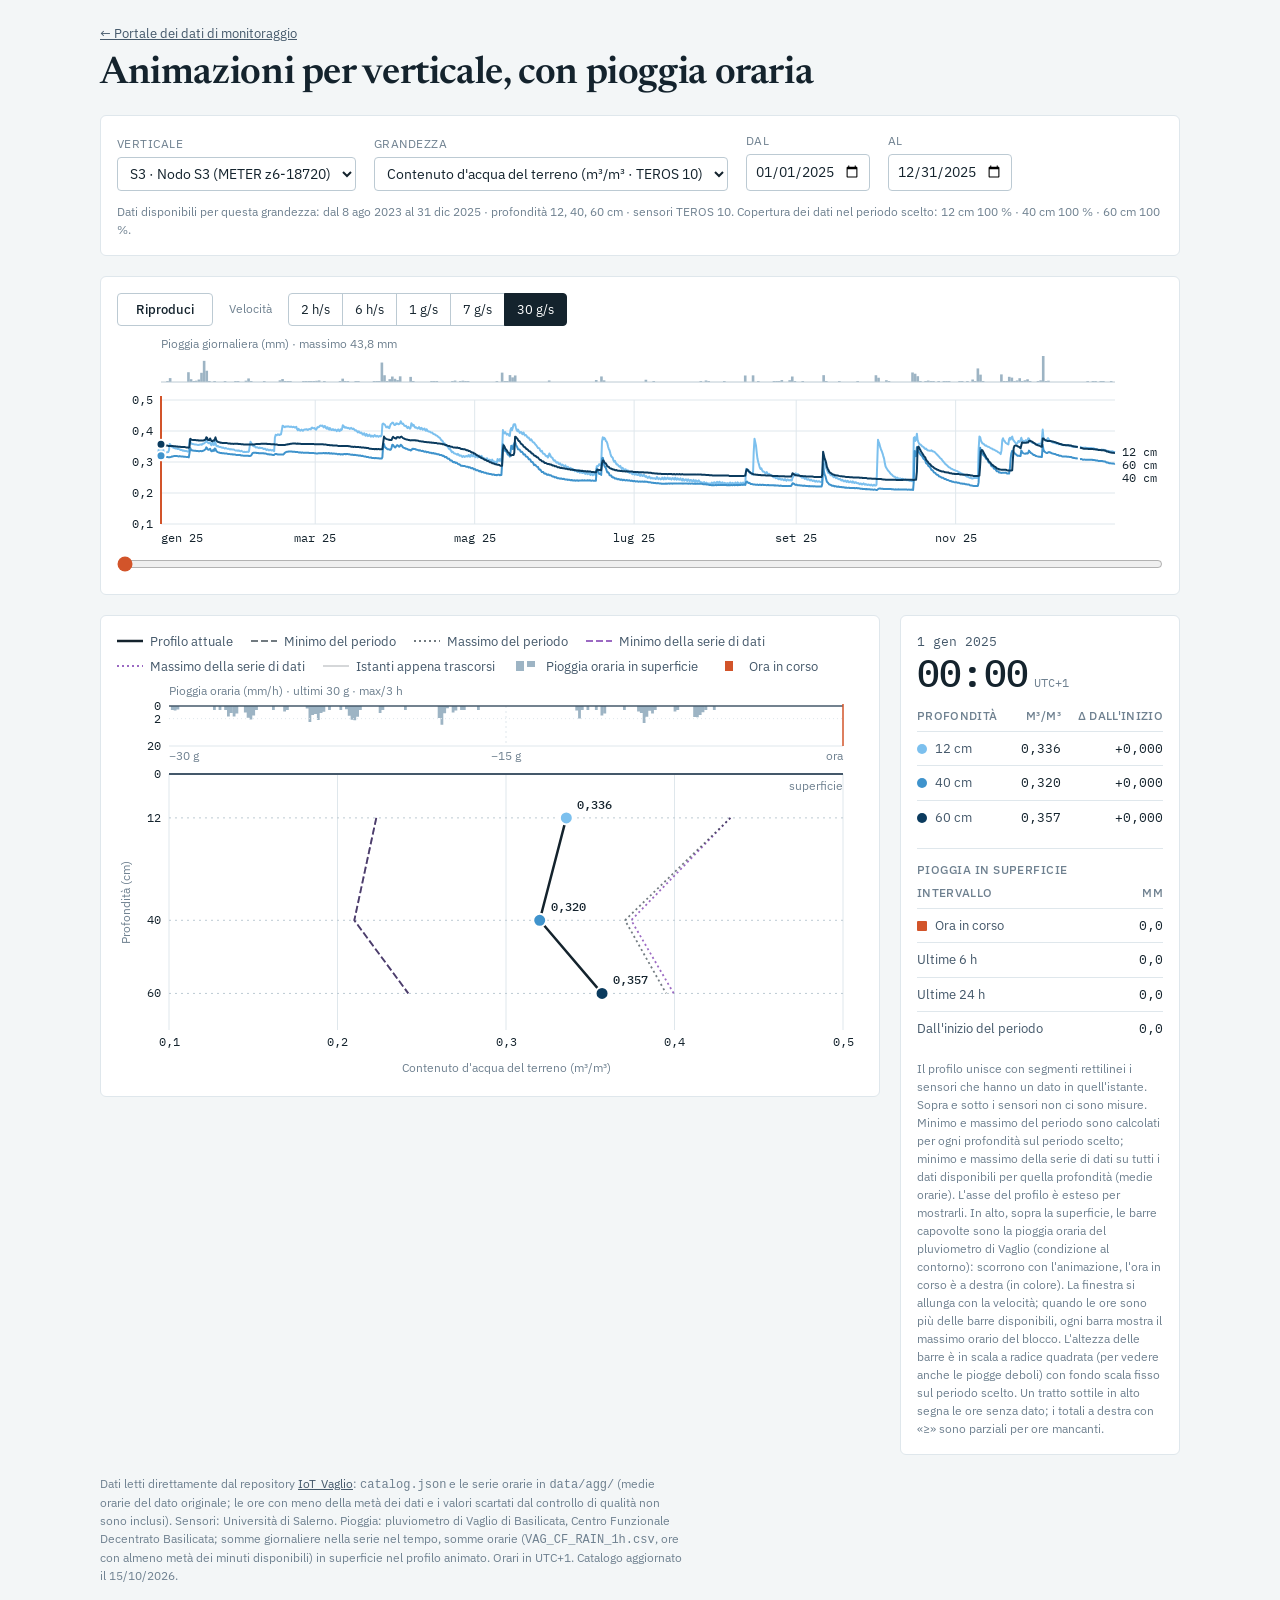
<file: verticali.html>
<!doctype html>
<html lang="it">
<head>
<meta charset="utf-8">
<meta name="viewport" content="width=device-width,initial-scale=1">
<meta name="color-scheme" content="light dark">
<title>Verticali · Monitoraggio Vaglio di Basilicata</title>
<link rel="preconnect" href="https://fonts.googleapis.com">
<link rel="preconnect" href="https://fonts.gstatic.com" crossorigin>
<link rel="stylesheet" href="https://fonts.googleapis.com/css2?family=IBM+Plex+Mono:wght@400;500&family=IBM+Plex+Sans:wght@400;500;600&family=Newsreader:opsz,wght@6..72,500;6..72,600&display=swap">
<style>
/* Layout: filtri in alto (verticale, grandezza, periodo); profilo verticale accanto alla lettura numerica; sotto, le serie nel tempo con pioggia e cursore. */
:root{
  --bg:#f3f6f7; --surface:#ffffff; --ink:#14232d; --ink2:#44586a; --muted:#6f8190;
  --grid:#dfe7ec; --rule:#bccad3; --accent:#d2542a; --rain:#9db4c4; --glob:#8a4fb8;
  --d0:#7cc0ee; --d1:#3f93cc; --d2:#1f65a3; --d3:#0b3b5e;
  --font-display:"Newsreader",Georgia,"Times New Roman",serif;
  --font-body:"IBM Plex Sans",system-ui,-apple-system,"Segoe UI",sans-serif;
  --font-data:"IBM Plex Mono",ui-monospace,Menlo,Consolas,monospace;
}
@media (prefers-color-scheme:dark){:root:not([data-theme="light"]){
  --bg:#0e1a21; --surface:#14232c; --ink:#e7eff4; --ink2:#a8bac6; --muted:#8195a2;
  --grid:#22363f; --rule:#35505e; --accent:#ff8a5c; --rain:#4f6c7d; --glob:#c9a0ee;
  --d0:#b4dcf4; --d1:#7fbbe6; --d2:#4f93cf; --d3:#3a78b5; color-scheme:dark}}
:root[data-theme="dark"]{
  --bg:#0e1a21; --surface:#14232c; --ink:#e7eff4; --ink2:#a8bac6; --muted:#8195a2;
  --grid:#22363f; --rule:#35505e; --accent:#ff8a5c; --rain:#4f6c7d; --glob:#c9a0ee;
  --d0:#b4dcf4; --d1:#7fbbe6; --d2:#4f93cf; --d3:#3a78b5; color-scheme:dark}
*{box-sizing:border-box}
body{margin:0;background:var(--bg);color:var(--ink);font-family:var(--font-body);font-size:14px;line-height:1.5;
  padding-left:max(16px,env(safe-area-inset-left,0px));padding-right:max(16px,env(safe-area-inset-right,0px));padding-block:24px 40px}
.wrap{max-width:1080px;margin:0 auto;display:flex;flex-direction:column;gap:20px}
.crumb{margin:0 0 10px;font-size:13px}
.crumb a,footer a{color:var(--ink2)}
h1{font-family:var(--font-display);font-weight:600;font-size:clamp(26px,4.2vw,38px);line-height:1.1;margin:0;letter-spacing:-.01em;text-wrap:balance}
.panel{background:var(--surface);border:1px solid var(--grid);border-radius:6px;padding:16px}
.filters{display:flex;flex-wrap:wrap;gap:12px 18px;align-items:flex-end}
.field{display:flex;flex-direction:column;gap:4px;min-width:0}
.field label{font-size:11.5px;letter-spacing:.04em;text-transform:uppercase;color:var(--muted)}
select,input[type=date]{font:inherit;font-size:14px;color:var(--ink);background:var(--surface);border:1px solid var(--rule);border-radius:4px;padding:6px 8px;max-width:100%;min-height:34px}
select:hover,input[type=date]:hover{border-color:var(--ink2)}
#sel-station{min-width:230px}#sel-var{min-width:250px}
.filters .note{flex-basis:100%;margin:0}
.stage{display:grid;grid-template-columns:minmax(0,1fr) 280px;gap:20px;align-items:start}
.legend{display:flex;flex-wrap:wrap;gap:6px 18px;margin:0 0 6px;color:var(--ink2);font-size:12.5px}
.legend span{display:inline-flex;align-items:center;gap:7px}
.legend svg{width:26px;height:10px;flex:none}
#main svg,#strip svg{display:block;max-width:100%}
#strip svg{touch-action:pan-y;cursor:ew-resize}
svg text{font-family:var(--font-body);fill:var(--ink2);font-size:11.5px}
svg .num{font-family:var(--font-data);fill:var(--ink);font-size:12px}
svg .lab{paint-order:stroke;stroke:var(--surface);stroke-width:4px;stroke-linejoin:round}
svg .ttl{fill:var(--muted);font-size:11.5px}
svg .msg{font-size:13px;fill:var(--ink2)}
.state{padding:40px 8px;text-align:center;color:var(--ink2)}
.read{display:flex;flex-direction:column;gap:14px}
.clock{font-family:var(--font-data);font-variant-numeric:tabular-nums}
.clock .day{font-size:13px;color:var(--ink2);display:block}
.clock .hm{font-size:38px;font-weight:500;line-height:1.1;letter-spacing:-.02em}
.clock .tz{font-size:12px;color:var(--muted);margin-left:6px}
table{border-collapse:collapse;width:100%;font-variant-numeric:tabular-nums}
th{font-weight:500;font-size:11.5px;text-align:right;color:var(--muted);padding:0 0 6px;letter-spacing:.03em;text-transform:uppercase}
th:first-child,td:first-child{text-align:left}
td{padding:7px 0;border-top:1px solid var(--grid);text-align:right;font-family:var(--font-data);font-size:13px}
td:first-child{font-family:var(--font-body);color:var(--ink2)}
.sw{display:inline-block;width:10px;height:10px;border-radius:50%;margin-right:8px;vertical-align:-1px}
.note{color:var(--muted);font-size:12px;margin:0}
.rainbox{border-top:1px solid var(--grid);padding-top:12px}
.rainbox h2{margin:0 0 6px;font-family:var(--font-body);font-weight:500;font-size:11.5px;letter-spacing:.04em;text-transform:uppercase;color:var(--muted)}
.rainbox td:first-child{font-size:13px}
.sw.bar{border-radius:1px;width:10px;height:10px}
.ctrl{display:flex;flex-wrap:wrap;align-items:center;gap:10px 16px;margin-bottom:10px}
button{font:inherit;font-size:13px;color:var(--ink);background:var(--surface);border:1px solid var(--rule);border-radius:4px;padding:6px 12px;cursor:pointer}
button:hover{border-color:var(--ink2)}
button:disabled{opacity:.45;cursor:default}
button:focus-visible,input:focus-visible,select:focus-visible{outline:2px solid var(--accent);outline-offset:2px}
button.on{background:var(--ink);color:var(--surface);border-color:var(--ink)}
#play{min-width:96px;font-weight:500}
.seg{display:inline-flex;flex-wrap:wrap}
.seg button{border-radius:0;margin-left:-1px}
.seg button:first-child{border-radius:4px 0 0 4px;margin-left:0}
.seg button:last-child{border-radius:0 4px 4px 0}
.seg-l{font-size:12px;color:var(--muted)}
#scrub{width:100%;accent-color:var(--accent);margin:6px 0 0}
footer{color:var(--muted);font-size:12px;max-width:84ch}
@media (max-width:780px){.stage{grid-template-columns:minmax(0,1fr)}.panel{padding:12px}#sel-station,#sel-var{min-width:0;width:100%}.field:nth-child(-n+2){flex-basis:100%}}
</style>
</head>
<body>
<div class="wrap">
  <header>
    <p class="crumb"><a href="./">← Portale dei dati di monitoraggio</a></p>
    <h1>Animazioni per verticale, con pioggia oraria</h1>
  </header>

  <section class="panel filters" aria-label="Scelta dei dati">
    <div class="field"><label for="sel-station">Verticale</label><select id="sel-station" disabled></select></div>
    <div class="field"><label for="sel-var">Grandezza</label><select id="sel-var" disabled></select></div>
    <div class="field"><label for="d-from">Dal</label><input type="date" id="d-from" disabled></div>
    <div class="field"><label for="d-to">Al</label><input type="date" id="d-to" disabled></div>
    <p class="note" id="avail"></p>
  </section>

  <section class="panel">
    <div class="ctrl">
      <button id="play" type="button" disabled>Pausa</button>
      <span class="seg-l">Velocità</span>
      <span class="seg" id="speeds" role="group" aria-label="Velocità"></span>
    </div>
    <div id="strip"></div>
    <input id="scrub" type="range" min="0" max="1" step="1" value="0" aria-label="Istante nel periodo scelto" disabled>
  </section>

  <section class="stage">
    <div class="panel">
      <div class="legend" aria-hidden="true">
        <span><svg viewBox="0 0 26 10"><line x1="0" y1="5" x2="26" y2="5" stroke="var(--ink)" stroke-width="2.5"/></svg>Profilo attuale</span>
        <span><svg viewBox="0 0 26 10"><line x1="0" y1="5" x2="26" y2="5" stroke="var(--ink)" stroke-width="1.8" stroke-dasharray="7 3" opacity=".6"/></svg>Minimo del periodo</span>
        <span><svg viewBox="0 0 26 10"><line x1="0" y1="5" x2="26" y2="5" stroke="var(--ink)" stroke-width="1.8" stroke-dasharray="2 3" opacity=".6"/></svg>Massimo del periodo</span>
        <span><svg viewBox="0 0 26 10"><line x1="0" y1="5" x2="26" y2="5" stroke="var(--glob)" stroke-width="1.8" stroke-dasharray="7 3" opacity=".85"/></svg>Minimo della serie di dati</span>
        <span><svg viewBox="0 0 26 10"><line x1="0" y1="5" x2="26" y2="5" stroke="var(--glob)" stroke-width="1.8" stroke-dasharray="2 3" opacity=".85"/></svg>Massimo della serie di dati</span>
        <span><svg viewBox="0 0 26 10"><line x1="0" y1="5" x2="26" y2="5" stroke="var(--ink)" stroke-width="1.6" opacity=".22"/></svg>Istanti appena trascorsi</span>
        <span><svg viewBox="0 0 26 10"><rect x="3" y="0" width="8" height="10" fill="var(--rain)"/><rect x="14" y="0" width="8" height="6" fill="var(--rain)"/></svg>Pioggia oraria in superficie</span>
        <span><svg viewBox="0 0 26 10"><rect x="9" y="0" width="8" height="10" fill="var(--accent)"/></svg>Ora in corso</span>
      </div>
      <div id="main"><div class="state">Carico i dati…</div></div>
    </div>

    <aside class="panel read">
      <div class="clock" aria-live="off"><span class="day" id="clk-day">—</span><span class="hm" id="clk-hm">--:--</span><span class="tz">UTC+1</span></div>
      <table>
        <thead><tr><th>Profondità</th><th id="th-unit">valore</th><th>Δ dall'inizio</th></tr></thead>
        <tbody id="rows"></tbody>
      </table>
      <div class="rainbox">
        <h2>Pioggia in superficie</h2>
        <table>
          <thead><tr><th>Intervallo</th><th>mm</th></tr></thead>
          <tbody id="rrows"></tbody>
        </table>
      </div>
      <p class="note" id="rnote"></p>
    </aside>
  </section>

  <footer id="foot">
    Dati letti direttamente dal repository <a href="https://github.com/michelecalvello/IoT_Vaglio">IoT_Vaglio</a>: <code>catalog.json</code> e le serie orarie in <code>data/agg/</code> (medie orarie del dato originale; le ore con meno della metà dei dati e i valori scartati dal controllo di qualità non sono inclusi). Sensori: Università di Salerno. Pioggia: pluviometro di Vaglio di Basilicata, Centro Funzionale Decentrato Basilicata; somme giornaliere nella serie nel tempo, somme orarie (<code>VAG_CF_RAIN_1h.csv</code>, ore con almeno metà dei minuti disponibili) in superficie nel profilo animato. Orari in UTC+1.
  </footer>
</div>

<script>
(function(){
var NS="http://www.w3.org/2000/svg";
var MESI=["gen","feb","mar","apr","mag","giu","lug","ago","set","ott","nov","dic"];
var HOUR=3600000,DAY=86400000;
var SPEEDS=[{h:2,l:"2 h/s"},{h:6,l:"6 h/s"},{h:24,l:"1 g/s"},{h:168,l:"7 g/s"},{h:720,l:"30 g/s"}];
var SHADE={1:[2],2:[0,3],3:[0,1,3],4:[0,1,2,3]};
var VARDEC={vwc:3,psi:1,t_soil:1,sr:1};   /* grandezze mostrate e decimali */
var RAIN_FILE="data/agg/VAG_CF_RAIN_1d.csv";
var RAINH_FILE="data/agg/VAG_CF_RAIN_1h.csv";   /* pioggia oraria: condizione al contorno in superficie */
var RWIN=[24,48,96,168,336,720];                 /* finestre (ore) della fascia di pioggia */
var RBLK=[1,2,3,4,6,8,12,24];                    /* ore raggruppate per barra, quando la finestra è lunga */
var RSCALE=[1,2,5,10,20,50,100];                 /* fondo scala della fascia (mm/h) */
var RBAND=40;                                    /* altezza della fascia (px) */

var CAT=null,RAIN=null,RH=null,DOCS={};
var st={key:"VAG_S3",vk:"vwc",vars:{},stName:"",doc:null,V:null,A:[],depths:[],fv:0,lv:0,s0:0,s1:0,L:0,
        lo:0,hi:1,log:false,ticks:[],tdec:0,base:[],empty:true};
var pos=0,playing=false,speed=6,raf=0,lastT=0;
var M={},S={};
var def={from:"2025-01-01",to:"2025-12-31"};

function $(id){return document.getElementById(id);}
function el(p,tag,a,txt){var e=document.createElementNS(NS,tag);for(var k in a)e.setAttribute(k,a[k]);if(txt!=null)e.textContent=txt;if(p)p.appendChild(e);return e;}
function h(tag,props,txt){var e=document.createElement(tag);for(var k in props)e.setAttribute(k,props[k]);if(txt!=null)e.textContent=txt;return e;}
function fmt(v,d){return v.toFixed(d).replace(".",",");}
function fmtD(v,d){return (v>=0?"+":"−")+Math.abs(v).toFixed(d).replace(".",",");}
function z2(n){return ("0"+n).slice(-2);}
function dstr(ms){var d=new Date(ms);return d.getUTCFullYear()+"-"+z2(d.getUTCMonth()+1)+"-"+z2(d.getUTCDate());}
function dlong(ms){var d=new Date(ms);return d.getUTCDate()+" "+MESI[d.getUTCMonth()]+" "+d.getUTCFullYear();}
function pathOf(pts){return pts.length?"M"+pts.map(function(q){return q[0].toFixed(1)+" "+q[1].toFixed(1);}).join("L"):"";}
function colorOf(j,n){return "var(--d"+SHADE[Math.min(4,n)][j]+")";}
function getText(u){return fetch(u).then(function(r){if(!r.ok)throw new Error(u+" "+r.status);return r.text();});}
function fixUnit(u){return String(u).replace("m3/m3","m³/m³");}

/* ---------- lettura diretta dei file del repository ---------- */
function parseCSV(txt,minCov){
  var lines=txt.split("\n"),hd=lines[0].trim().split(","),iv=hd.indexOf("value"),ic=hd.indexOf("coverage"),out=[];
  for(var i=1;i<lines.length;i++){var l=lines[i];if(!l)continue;var c=l.split(",");
    if(c[iv]===""||c[iv]===undefined)continue;
    if(ic>=0&&parseFloat(c[ic])<minCov)continue;
    var s=c[0];
    out.push([Date.UTC(+s.slice(0,4),+s.slice(5,7)-1,+s.slice(8,10),+s.slice(11,13)||0,+s.slice(14,16)||0),parseFloat(c[iv])]);}
  return out;
}
function varsOf(key){
  var out={};
  Object.keys(VARDEC).forEach(function(vk){
    var ser=CAT.series.filter(function(s){return s.station_id===key&&s.variable===vk&&s.data&&s.data.agg_1h;});
    if(!ser.length)return;
    var meta=CAT.variables[vk]||{};
    out[vk]={label:meta.label_it||vk,unit:fixUnit(meta.unit||""),dec:VARDEC[vk],sensor:ser[0].sensor_model,
      series:ser.map(function(s){return {depth:Math.round(s.depth_m*100),file:s.data.agg_1h,id:s.series_id};})
                .sort(function(a,b){return a.depth-b.depth;})};
  });
  return out;
}
function stationList(){
  var out=[];
  CAT.stations.forEach(function(s){
    if(s.kind==="grid")return;
    if(Object.keys(varsOf(s.station_id)).length)out.push({key:s.station_id,name:s.name.replace(/^Vaglio\s+[–-]\s+/,"")});});
  return out;
}
function loadVar(key,vk){
  var id=key+"|"+vk;if(DOCS[id])return Promise.resolve(DOCS[id]);
  var V=st.vars[vk];
  return Promise.all(V.series.map(function(s){return getText(s.file).then(function(t){return parseCSV(t,0.5);});})).then(function(all){
    var tmin=1e18,tmax=-1e18,i;
    all.forEach(function(rows){for(i=0;i<rows.length;i++){if(rows[i][0]<tmin)tmin=rows[i][0];if(rows[i][0]>tmax)tmax=rows[i][0];}});
    if(tmax<tmin)throw new Error("nessun dato");
    var n=Math.round((tmax-tmin)/HOUR)+1;
    var A=all.map(function(rows){var a=new Array(n),k;for(k=0;k<n;k++)a[k]=NaN;
      rows.forEach(function(r){a[Math.round((r[0]-tmin)/HOUR)]=(vk==="psi")?Math.max(Math.abs(r[1]),0.01):r[1];});return a;});
    var doc={t0:tmin,n:n,A:A,depths:V.series.map(function(s){return s.depth;})};
    DOCS[id]=doc;return doc;});
}
function loadRain(){
  return getText(RAIN_FILE).then(function(t){
    var rows=parseCSV(t,0),t0=rows[0][0],t1=rows[rows.length-1][0],n=Math.round((t1-t0)/DAY)+1,v=new Array(n),i;
    for(i=0;i<n;i++)v[i]=null;
    rows.forEach(function(r){v[Math.round((r[0]-t0)/DAY)]=r[1];});
    RAIN={t0:t0,scale:1,v:v};});
}

/* Pioggia oraria sulla stessa griglia oraria dei sensori. Le ore con meno di metà dei minuti sono n.d. (NaN). */
function loadRainH(){
  return getText(RAINH_FILE).then(function(t){
    var rows=parseCSV(t,0.5),t0=rows[0][0],t1=rows[rows.length-1][0],n=Math.round((t1-t0)/HOUR)+1,v=new Float64Array(n),i;
    for(i=0;i<n;i++)v[i]=NaN;
    rows.forEach(function(r){v[Math.round((r[0]-t0)/HOUR)]=r[1];});
    RH={t0:t0,n:n,v:v};
  }).catch(function(e){if(window.console)console.error(e);RH=null;});
}
/* Indice orario i relativo a doc.t0 → pioggia (mm in quell'ora), NaN se manca */
function rainH(i){
  if(!RH)return NaN;
  var k=st.roff+i;return (k>=0&&k<RH.n)?RH.v[k]:NaN;
}
/* Somme cumulate (e conteggio ore mancanti) sull'intera linea del tempo del documento, per totali istantanei */
function prepRain(doc){
  if(doc.RP||!RH)return;
  var n=doc.n,P=new Float64Array(n+1),Mi=new Int32Array(n+1),i,r,off=Math.round((doc.t0-RH.t0)/HOUR);
  for(i=0;i<n;i++){var k=off+i;r=(k>=0&&k<RH.n)?RH.v[k]:NaN;
    P[i+1]=P[i]+(isNaN(r)?0:r);Mi[i+1]=Mi[i]+(isNaN(r)?1:0);}
  doc.RP=P;doc.RM=Mi;
}
/* Totale sulle ore [a,b] incluse: {s,miss,n} */
function rsum(a,b){
  var d=st.doc;if(!d.RP)return null;
  a=Math.max(0,a);b=Math.min(d.n-1,b);if(b<a)return null;
  return {s:d.RP[b+1]-d.RP[a],miss:d.RM[b+1]-d.RM[a],n:b-a+1};
}
function fmtR(o,dec){
  if(!o||o.miss>=o.n)return "n.d.";
  return (o.miss?"≥ ":"")+fmt(o.s,dec);
}
function rainWin(){var want=speed*3,i;for(i=0;i<RWIN.length;i++)if(RWIN[i]>=want)return RWIN[i];return RWIN[RWIN.length-1];}
function fmtSpan(hrs){if(hrs<48)return hrs+" h";var d=hrs/24;return fmt(d,d%1?1:0)+" g";}
function lastSpan(hrs){return (hrs<48?"ultime ":"ultimi ")+fmtSpan(hrs);}
function rrect(x,y,w,hh){return "M"+x.toFixed(1)+" "+y.toFixed(1)+"h"+w.toFixed(1)+"v"+hh.toFixed(1)+"h-"+w.toFixed(1)+"Z";}

/* ---------- valori ---------- */
function val(j,p){
  var g=st.s0+p,i=Math.floor(g),f=g-i,A=st.A[j];
  var a=A[i];if(f<1e-9||i>=st.s1)return a;
  var b=A[i+1];return (isNaN(a)||isNaN(b))?NaN:a*(1-f)+b*f;
}
function fx(v,d){
  if(d.log){var lo=Math.log(d.lo),hi=Math.log(d.hi);return (Math.log(Math.max(v,d.lo*0.5))-lo)/(hi-lo);}
  return (v-d.lo)/(d.hi-d.lo);
}
function niceStep(raw){var e=Math.pow(10,Math.floor(Math.log10(raw))),f=raw/e;return (f<=1?1:f<=2?2:f<=2.5?2.5:f<=5?5:10)*e;}
function decOf(step){var d=0;while(Math.abs(step*Math.pow(10,d)-Math.round(step*Math.pow(10,d)))>1e-9&&d<6)d++;return d;}
/* Dominio di un asse: {log, lo, hi, ticks, tdec}. Si usano due domini: uno sul periodo
   scelto (andamento nel tempo) e uno più ampio che include minimo e massimo della serie (profilo). */
function makeDomain(vmin,vmax){
  var key=st.vk,d={log:(key==="psi"),ticks:[],tdec:0};
  if(d.log){
    var lo=Math.pow(10,Math.floor(Math.log10(vmin))),hi=Math.pow(10,Math.ceil(Math.log10(vmax)));
    if(hi<=lo)hi=lo*10;d.lo=lo;d.hi=hi;
    var dec=Math.round(Math.log10(hi/lo)),mult=dec<=2?[1,2,5]:[1];
    for(var k=Math.round(Math.log10(lo));k<=Math.round(Math.log10(hi));k++)
      mult.forEach(function(m){var v=m*Math.pow(10,k);if(v>=lo*0.999&&v<=hi*1.001)d.ticks.push(v);});
    return d;
  }
  if(vmax-vmin<1e-9){var pd=Math.abs(vmin)*0.02||0.5;vmin-=pd;vmax+=pd;}
  var pad=(vmax-vmin)*0.08,a=vmin-pad,b=vmax+pad;
  var step=niceStep((b-a)/4);
  var lo2=Math.floor(a/step+1e-9)*step,hi2=Math.ceil(b/step-1e-9)*step;
  if(key==="sr")hi2=Math.min(hi2,100);
  if(key==="sr"||key==="vwc")lo2=Math.max(lo2,0);
  d.lo=lo2;d.hi=hi2;d.tdec=decOf(step);
  for(var v=lo2;v<=hi2+step*1e-6;v+=step)d.ticks.push(Math.round(v*1e8)/1e8);
  return d;
}
function tickLabel(v,d){return d.log?String(v).replace(".",","):fmt(v,d.tdec);}

/* ---------- selezione ---------- */
function showState(msg){
  $("main").textContent="";$("main").appendChild(h("div",{"class":"state"},msg));
  $("strip").textContent="";
}
function fillStations(){
  var s=$("sel-station");s.textContent="";
  stationList().forEach(function(o){s.appendChild(h("option",{value:o.key},o.key.replace("VAG_","")+" · "+o.name));});
  s.value=st.key;s.disabled=false;
}
function fillVars(){
  var s=$("sel-var");s.textContent="";var keys=Object.keys(st.vars);
  keys.forEach(function(k){var v=st.vars[k];
    s.appendChild(h("option",{value:k},v.label+" ("+v.unit+(v.sensor?" · "+v.sensor:"")+")"));});
  if(!st.vars[st.vk])st.vk=keys[0];
  s.value=st.vk;s.disabled=keys.length<2;
}
function chooseStation(key){
  st.key=key;st.vars=varsOf(key);
  var o=stationList().filter(function(s){return s.key===key;})[0];st.stName=o?o.name:key;
  fillVars();return applyVar();
}
function applyVar(){
  var key=st.key,vk=st.vk;
  setPlaying(false);showState("Carico i dati di "+key.replace("VAG_","")+"…");
  return loadVar(key,vk).then(function(doc){
    if(key!==st.key||vk!==st.vk)return;
    st.doc=doc;st.V=st.vars[vk];st.depths=doc.depths;st.A=doc.A;
    st.roff=RH?Math.round((doc.t0-RH.t0)/HOUR):0;prepRain(doc);
    var fv=1e9,lv=-1;
    st.A.forEach(function(a){var i,k;
      for(i=0;i<a.length;i++)if(!isNaN(a[i])){if(i<fv)fv=i;break;}
      for(k=a.length-1;k>=0;k--)if(!isNaN(a[k])){if(k>lv)lv=k;break;}});
    st.fv=fv;st.lv=lv;
    /* minimo e massimo dell'intera serie di dati (medie orarie), per ogni profondità */
    st.gmin=[];st.gmax=[];st.gall=[1e18,-1e18];
    st.A.forEach(function(a){var lo=NaN,hi=NaN;
      for(var i=0;i<a.length;i++){var v=a[i];if(!isNaN(v)){if(isNaN(lo)||v<lo)lo=v;if(isNaN(hi)||v>hi)hi=v;}}
      st.gmin.push(lo);st.gmax.push(hi);
      if(lo<st.gall[0])st.gall[0]=lo;if(hi>st.gall[1])st.gall[1]=hi;});
    var dmin=dstr(doc.t0+fv*HOUR),dmax=dstr(doc.t0+lv*HOUR);
    var f=$("d-from"),t=$("d-to");
    f.min=t.min=dmin;f.max=t.max=dmax;f.disabled=t.disabled=false;
    if(!f.value)f.value=def.from;if(!t.value)t.value=def.to;
    /* riporta le date dentro il periodo disponibile, mantenendo la durata */
    var a=f.value,b=t.value;
    if(a>b){var x=a;a=b;b=x;}
    var span=Math.round((Date.parse(b)-Date.parse(a))/DAY);
    if(a<dmin){a=dmin;b=dstr(Date.parse(a)+span*DAY);}
    if(b>dmax){b=dmax;a=dstr(Math.max(Date.parse(dmin),Date.parse(b)-span*DAY));}
    if(a<dmin)a=dmin;if(b<a)b=a;
    f.value=a;t.value=b;
    st.avail="Dati disponibili per questa grandezza: dal "+dlong(Date.parse(dmin))+" al "+dlong(Date.parse(dmax))+
      " · profondità "+st.depths.join(", ")+" cm"+(st.V.sensor?" · sensori "+st.V.sensor:"")+".";
    applyRange();
  }).catch(function(e){
    if(window.console)console.error(e);
    if(key===st.key&&vk===st.vk)showState("Non riesco a leggere questi dati dal repository. Riprova tra poco.");
  });
}
function applyRange(){
  setPlaying(false);
  var doc=st.doc,f=$("d-from").value,t=$("d-to").value;
  if(!f||!t)return;
  if(f>t){var x=f;f=t;t=x;$("d-from").value=f;$("d-to").value=t;}
  var s0=Math.round((Date.parse(f)-doc.t0)/HOUR),s1=Math.round((Date.parse(t)+23*HOUR-doc.t0)/HOUR);
  s0=Math.max(s0,st.fv);s1=Math.min(s1,st.lv);
  st.s0=s0;st.s1=s1;st.L=s1-s0;
  var vmin=1e18,vmax=-1e18,cov=[],base=[],jmin=[],jmax=[];
  st.A.forEach(function(a,j){var c=0,b=NaN,lo=NaN,hi=NaN;
    for(var i=s0;i<=s1;i++){var v=a[i];if(!isNaN(v)){c++;if(isNaN(b))b=v;if(v<vmin)vmin=v;if(v>vmax)vmax=v;
      if(isNaN(lo)||v<lo)lo=v;if(isNaN(hi)||v>hi)hi=v;}}
    cov.push(c/Math.max(1,s1-s0+1));base.push(b);jmin.push(lo);jmax.push(hi);});
  st.base=base;st.jmin=jmin;st.jmax=jmax;st.empty=(st.L<1||vmax<vmin);
  /* fondo scala della fascia di pioggia: fisso sul periodo scelto, così le intensità restano confrontabili */
  var rmx=0,rn_=0,ri_;
  for(ri_=s0;ri_<=s1;ri_++){var rr=rainH(ri_);if(!isNaN(rr)){rn_++;if(rr>rmx)rmx=rr;}}
  st.rainAny=rn_>0;st.rmax=rmx;st.rscale=RSCALE[RSCALE.length-1];
  for(ri_=0;ri_<RSCALE.length;ri_++)if(RSCALE[ri_]>=rmx){st.rscale=RSCALE[ri_];break;}
  $("th-unit").textContent=(st.vk==="psi"?"|ψ| kPa":st.V.unit);
  var rn="Il profilo unisce con segmenti rettilinei i sensori che hanno un dato in quell'istante. Sopra e sotto i sensori non ci sono misure. Minimo e massimo del periodo sono calcolati per ogni profondità sul periodo scelto; minimo e massimo della serie di dati su tutti i dati disponibili per quella profondità (medie orarie). L'asse del profilo è esteso per mostrarli.";
  if(st.vk==="psi")rn+=" Il grafico mostra la suzione |ψ|, cioè il valore assoluto del potenziale matriciale, in scala logaritmica.";
  if(st.vk==="sr")rn+=" 100 % corrisponde al terreno saturo.";
  rn+=" In alto, sopra la superficie, le barre capovolte sono la pioggia oraria del pluviometro di Vaglio (condizione al contorno): scorrono con l'animazione, l'ora in corso è a destra (in colore). La finestra si allunga con la velocità; quando le ore sono più delle barre disponibili, ogni barra mostra il massimo orario del blocco. L'altezza delle barre è in scala a radice quadrata (per vedere anche le piogge deboli) con fondo scala fisso sul periodo scelto. Un tratto sottile in alto segna le ore senza dato; i totali a destra con «≥» sono parziali per ore mancanti.";
  $("rnote").textContent=rn;
  $("avail").textContent=st.avail+" Copertura dei dati nel periodo scelto: "+
    st.depths.map(function(d,j){return d+" cm "+Math.round(cov[j]*100)+" %";}).join(" · ")+".";
  buildRows();
  if(st.empty){
    showState("Nessun dato valido nel periodo scelto. Scegli date comprese tra "+dlong(doc.t0+st.fv*HOUR)+" e "+dlong(doc.t0+st.lv*HOUR)+".");
    ["play","scrub"].forEach(function(i){$(i).disabled=true;});
    $("clk-day").textContent="—";$("clk-hm").textContent="--:--";return;
  }
  st.dP=makeDomain(vmin,vmax);
  st.dG=makeDomain(Math.min(vmin,st.gall[0]),Math.max(vmax,st.gall[1]));
  pos=0;
  var best=2,bd=1e18;SPEEDS.forEach(function(sp){var d=Math.abs(Math.log((st.L/sp.h)/15));if(d<bd){bd=d;best=sp.h;}});
  speed=best;buildSpeeds();
  $("scrub").max=st.L;$("scrub").disabled=false;$("play").disabled=false;
  build();
  setPlaying(false);   /* l'animazione parte solo con "Riproduci" */
}

/* ---------- grafico del profilo ---------- */
function buildMain(){
  var host=$("main");host.textContent="";
  var W=Math.max(260,host.clientWidth||520);
  var m={l:52,r:20,t:34+RBAND+18,b:50};          /* in alto: titolo, fascia di pioggia, righe delle etichette */
  var H=Math.round(Math.min(340,Math.max(290,W*0.5)))+(m.t-34);
  var bt=24,bb=bt+RBAND;
  var svg=el(host,"svg",{width:W,height:H,viewBox:"0 0 "+W+" "+H,role:"img","aria-label":"Profilo del valore misurato in funzione della profondità, animato nel tempo"});
  var maxD=Math.max.apply(null,st.depths),y1=Math.ceil((maxD+5)/10)*10;
  var D=st.dG;   /* asse ampio: comprende anche minimo e massimo della serie di dati */
  var X=function(v){return m.l+fx(v,D)*(W-m.l-m.r);};
  var Y=function(d){return m.t+d/y1*(H-m.t-m.b);};
  D.ticks.forEach(function(v){var x=X(v);
    el(svg,"line",{x1:x,x2:x,y1:Y(0),y2:Y(y1),stroke:"var(--grid)","stroke-width":1});
    el(svg,"text",{x:x,y:Y(y1)+16,"text-anchor":"middle","class":"num"},tickLabel(v,D));});
  [0].concat(st.depths).forEach(function(d){
    el(svg,"line",{x1:m.l,x2:W-m.r,y1:Y(d),y2:Y(d),stroke:d===0?"var(--ink2)":"var(--rule)","stroke-width":d===0?2:1,"stroke-dasharray":d===0?"":"2 4"});
    el(svg,"text",{x:m.l-8,y:Y(d)+4,"text-anchor":"end","class":"num"},String(d));});
  if(W>=520)el(svg,"text",{x:W-m.r,y:Y(0)+16,"text-anchor":"end","class":"ttl"},"superficie");
  var tyc=(Y(0)+Y(y1))/2;
  el(svg,"text",{x:13,y:tyc,"text-anchor":"middle","class":"ttl",transform:"rotate(-90 13 "+tyc+")"},"Profondità (cm)");
  /* fascia della pioggia oraria: idrogramma capovolto, le barre «cadono» verso la superficie del terreno */
  var rsc=st.rscale,bw=W-m.l-m.r;
  el(svg,"line",{x1:m.l,x2:W-m.r,y1:bb,y2:bb,stroke:"var(--grid)","stroke-width":1});
  el(svg,"line",{x1:(m.l+W-m.r)/2,x2:(m.l+W-m.r)/2,y1:bt,y2:bb,stroke:"var(--grid)","stroke-width":1,"stroke-dasharray":"2 3"});
  var rmiss=el(svg,"path",{fill:"var(--rule)",opacity:.9});
  var rpast=el(svg,"path",{fill:"var(--rain)"});
  var rcur=el(svg,"path",{fill:"var(--accent)"});
  el(svg,"line",{x1:m.l,x2:W-m.r,y1:bt,y2:bt,stroke:"var(--ink2)","stroke-width":1.5});
  el(svg,"line",{x1:W-m.r,x2:W-m.r,y1:bt-2,y2:bb,stroke:"var(--accent)","stroke-width":1.5});
  el(svg,"text",{x:m.l-8,y:bt+4,"text-anchor":"end","class":"num"},"0");
  el(svg,"text",{x:m.l-8,y:bb+4,"text-anchor":"end","class":"num"},String(rsc));
  /* tacche intermedie (scala a radice quadrata), solo se restano ben separate */
  var lastPx=0;
  [1,2,5,10,20,50].forEach(function(tv){
    if(tv>=rsc)return;
    var px=Math.sqrt(tv/rsc)*RBAND;
    if(px-lastPx<12||RBAND-px<12)return;
    lastPx=px;
    el(svg,"line",{x1:m.l,x2:W-m.r,y1:bt+px,y2:bt+px,stroke:"var(--grid)","stroke-width":1,"stroke-dasharray":"1 3"});
    el(svg,"text",{x:m.l-8,y:bt+px+4,"text-anchor":"end","class":"num"},String(tv));});
  var rtitle=el(svg,"text",{x:m.l,y:13,"class":"ttl"},"");
  var rnow=el(svg,"text",{x:W-m.r,y:13,"text-anchor":"end","class":"num"},"");
  var tl0=el(svg,"text",{x:m.l,y:bb+14,"text-anchor":"start","class":"ttl"},"");
  var tl1=el(svg,"text",{x:(m.l+W-m.r)/2,y:bb+14,"text-anchor":"middle","class":"ttl"},"");
  el(svg,"text",{x:W-m.r,y:bb+14,"text-anchor":"end","class":"ttl"},"ora");
  var rmsg=el(svg,"text",{x:(m.l+W-m.r)/2,y:bt+RBAND/2+4,"text-anchor":"middle","class":"msg"},st.rainAny?"":"Pioggia oraria non disponibile nel periodo scelto");
  var xt=st.vk==="psi"?"Suzione |ψ| (kPa, scala logaritmica)":st.V.label+" ("+st.V.unit+")";
  el(svg,"text",{x:(m.l+W-m.r)/2,y:H-8,"text-anchor":"middle","class":"ttl"},xt);
  var n=st.depths.length;
  /* minimo/massimo della serie di dati (colore --glob) e del periodo (inchiostro): stessi tratteggi */
  [[st.gmin,"7 3","var(--glob)",.85],[st.gmax,"2 3","var(--glob)",.85],
   [st.jmin,"7 3","var(--ink)",.6],[st.jmax,"2 3","var(--ink)",.6]].forEach(function(e){
    var ep=[];st.depths.forEach(function(d,j){if(!isNaN(e[0][j]))ep.push([X(e[0][j]),Y(d)]);});
    el(svg,"path",{d:ep.length>1?pathOf(ep):"",fill:"none",stroke:e[2],"stroke-width":1.8,"stroke-dasharray":e[1],opacity:e[3],"stroke-linejoin":"round"});});
  M={svg:svg,X:X,Y:Y,W:W,H:H,m:m,trail:[],cur:null,dots:[],labs:[],msg:null,
     band:{top:bt,bot:bb,h:RBAND},rmiss:rmiss,rpast:rpast,rcur:rcur,rtitle:rtitle,rnow:rnow,tl0:tl0,tl1:tl1,lastWin:0,lastK:0};
  for(var k=0;k<6;k++)M.trail.push(el(svg,"path",{fill:"none",stroke:"var(--ink)","stroke-width":1.6,"stroke-linejoin":"round",opacity:0}));
  M.cur=el(svg,"path",{fill:"none",stroke:"var(--ink)","stroke-width":2.5,"stroke-linejoin":"round"});
  st.depths.forEach(function(d,j){
    M.dots.push(el(svg,"circle",{r:6.5,fill:colorOf(j,n),stroke:"var(--surface)","stroke-width":2}));
    M.labs.push(el(svg,"text",{"class":"num lab","font-weight":"500"}));});
  M.msg=el(svg,"text",{x:(m.l+W-m.r)/2,y:H/2,"text-anchor":"middle","class":"msg"},"");
}
function profile(p){
  var pts=[];
  st.depths.forEach(function(d,j){var v=val(j,p);if(!isNaN(v))pts.push([M.X(v),M.Y(d)]);});
  return pts;
}
function updMain(){
  if(!M.svg)return;
  var k,sp=Math.max(0.4,speed*0.1);
  for(k=1;k<=6;k++){var q=pos-k*sp;
    if(q<0){M.trail[k-1].setAttribute("opacity",0);continue;}
    var tp=profile(q);
    M.trail[k-1].setAttribute("d",tp.length>1?pathOf(tp):"");
    M.trail[k-1].setAttribute("opacity",tp.length>1?(0.34*(1-(k-1)/6)).toFixed(3):0);}
  var c=profile(pos);
  M.cur.setAttribute("d",c.length>1?pathOf(c):"");
  var any=0;
  st.depths.forEach(function(d,j){
    var v=val(j,pos);
    if(isNaN(v)){M.dots[j].setAttribute("visibility","hidden");M.labs[j].setAttribute("visibility","hidden");return;}
    any++;
    var x=M.X(v),y=M.Y(d),right=x<M.W-M.m.r-56;
    M.dots[j].setAttribute("visibility","visible");M.dots[j].setAttribute("cx",x);M.dots[j].setAttribute("cy",y);
    M.labs[j].setAttribute("visibility","visible");
    M.labs[j].setAttribute("x",x+(right?11:-11));M.labs[j].setAttribute("y",y-9);
    M.labs[j].setAttribute("text-anchor",right?"start":"end");
    M.labs[j].textContent=fmt(v,st.V.dec);});
  M.msg.textContent=any?"":"Nessun dato valido in questo istante";
}

/* Fascia di pioggia: finestra che termina all'ora in corso (a destra), scorre in continuo con l'animazione.
   Ogni ora è un campione centrato sulla sua etichetta, come i valori dei sensori; l'ora in corso è quella
   mostrata dall'orologio. Nessuna barra oltre l'ora in corso: il futuro non si vede. */
function updRain(){
  if(!M.svg||!M.band)return;
  var win=rainWin(),pw=M.W-M.m.l-M.m.r,k=1,q;
  for(q=0;q<RBLK.length;q++){k=RBLK[q];if(win/k<=pw/2)break;}
  if(M.lastWin!==win||M.lastK!==k){
    M.lastWin=win;M.lastK=k;
    M.rtitle.textContent=M.W>=760
      ?"Pioggia oraria in superficie (mm/h, scala √) · "+lastSpan(win)+(k>1?" · massimo orario ogni "+k+" h":"")
      :"Pioggia oraria (mm/h) · "+lastSpan(win)+(k>1?" · max/"+k+" h":"");
    M.tl0.textContent="−"+fmtSpan(win);M.tl1.textContent="−"+fmtSpan(win/2);}
  var g=st.s0+pos,cur=st.s0+Math.round(pos),curB=Math.floor(cur/k);
  var xR=M.W-M.m.r,xL=M.m.l,pxH=pw/win,bt=M.band.top,bh=M.band.h,rs=st.rscale;
  var pPast="",pCur="",pMiss="";
  var b0=Math.floor((g+0.5-win+0.5)/k),b1=curB,b,i,v,r,x1,x2,w,hh,gp;
  for(b=b0;b<=b1;b++){
    x1=xR-(g+0.5-(b*k-0.5))*pxH;x2=xR-(g+0.5-(b*k+k-0.5))*pxH;
    if(x1<xL)x1=xL;if(x2>xR)x2=xR;if(x2<=x1)continue;
    v=NaN;
    for(i=b*k;i<b*k+k&&i<=cur;i++){r=rainH(i);if(!isNaN(r))v=isNaN(v)?r:Math.max(v,r);}
    w=x2-x1;gp=w>3?0.6:0;
    if(isNaN(v)){pMiss+=rrect(x1+gp,bt,w-2*gp,3);continue;}
    if(v<=0)continue;
    hh=Math.max(1.2,Math.min(bh,Math.sqrt(v/rs)*bh));   /* scala a radice quadrata: rende visibili anche le piogge deboli */
    if(b===curB)pCur+=rrect(x1+gp,bt,w-2*gp,hh);else pPast+=rrect(x1+gp,bt,w-2*gp,hh);
  }
  M.rpast.setAttribute("d",pPast);M.rcur.setAttribute("d",pCur);M.rmiss.setAttribute("d",pMiss);
  if(M.W>=760){var vn=rainH(cur);M.rnow.textContent="ora in corso: "+(isNaN(vn)?"n.d.":fmt(vn,1)+" mm/h");}
}

/* ---------- serie nel tempo, con pioggia ---------- */
function timeTicks(t0,L,maxT){
  var days=L/24,out=[],t1=t0+L*HOUR,d,t;
  if(days<=4){
    for(t=Math.ceil(t0/(12*HOUR))*12*HOUR;t<=t1;t+=12*HOUR)out.push({ms:t,l:z2(new Date(t).getUTCHours())});
  }else if(days<=90){
    var step=[1,2,3,7,14,30].filter(function(s){return days/s<=maxT;})[0]||30;
    for(t=Math.ceil(t0/DAY)*DAY;t<=t1;t+=step*DAY){d=new Date(t);out.push({ms:t,l:d.getUTCDate()+" "+MESI[d.getUTCMonth()]});}
  }else{
    var ms=[1,2,3,6,12].filter(function(s){return days/30/s<=maxT;})[0]||12;
    d=new Date(t0);var y=d.getUTCFullYear(),mo=d.getUTCMonth();
    if(Date.UTC(y,mo,1)<t0)mo++;
    for(;;mo+=ms){t=Date.UTC(y,mo,1);if(t>t1)break;var dd=new Date(t);out.push({ms:t,l:MESI[dd.getUTCMonth()]+" "+String(dd.getUTCFullYear()).slice(2)});}
  }
  return out;
}
function buildStrip(){
  var host=$("strip");host.textContent="";
  var W=Math.max(260,host.clientWidth||900),H=214;
  var m={l:44,r:48,t:64,b:26},pw=W-m.l-m.r,L=st.L,t0=st.doc.t0+st.s0*HOUR,n=st.depths.length;
  var svg=el(host,"svg",{width:W,height:H,viewBox:"0 0 "+W+" "+H,role:"img","aria-label":"Andamento nel tempo dei valori dei sensori e pioggia giornaliera"});
  var X=function(hh){return m.l+hh/L*pw;};
  var D=st.dP;   /* asse sul periodo scelto */
  var Y=function(v){return H-m.b-fx(v,D)*(H-m.t-m.b);};
  D.ticks.forEach(function(v){
    el(svg,"line",{x1:m.l,x2:W-m.r,y1:Y(v),y2:Y(v),stroke:"var(--grid)","stroke-width":1});
    el(svg,"text",{x:m.l-8,y:Y(v)+4,"text-anchor":"end","class":"num"},tickLabel(v,D));});
  var tk=timeTicks(t0,L,Math.max(2,Math.floor(pw/80)));
  tk.forEach(function(q){var x=X((q.ms-t0)/HOUR);
    el(svg,"line",{x1:x,x2:x,y1:m.t,y2:H-m.b,stroke:"var(--grid)","stroke-width":1});
    var an=x<m.l+14?"start":(x>W-m.r-14?"end":"middle");
    el(svg,"text",{x:x,y:H-8,"text-anchor":an,"class":"num"},q.l);});
  /* pioggia giornaliera */
  var d0=Math.floor(t0/DAY)*DAY,rmax=1,short=L/24<=4,ds;
  for(ds=d0;ds<=t0+L*HOUR;ds+=DAY){var ri=Math.round((ds-RAIN.t0)/DAY),rv=RAIN.v[ri];if(rv!=null&&rv/RAIN.scale>rmax)rmax=rv/RAIN.scale;}
  var narrow=short&&(pw/(L/24))<170;   /* colonne dei giorni strette: etichetta su due righe */
  var base=46,bh=narrow?20:26;
  if(!short)el(svg,"text",{x:m.l,y:12,"class":"ttl"},"Pioggia giornaliera (mm) · massimo "+fmt(rmax,1)+" mm");
  for(ds=d0;ds<=t0+L*HOUR;ds+=DAY){
    var i2=Math.round((ds-RAIN.t0)/DAY),v2=(i2>=0&&i2<RAIN.v.length)?RAIN.v[i2]:null;
    var xa=Math.max(0,(ds-t0)/HOUR),xb=Math.min(L,(ds+DAY-t0)/HOUR);
    if(xb<=xa)continue;
    if(v2!=null){var hh=Math.max(v2>0?1:0,v2/RAIN.scale/rmax*bh);
      el(svg,"rect",{x:X(xa)+(short?1:0),y:base-hh,width:Math.max(1,X(xb)-X(xa)-(short?2:(X(xb)-X(xa)>3?1:0))),height:hh,fill:"var(--rain)"});}
    if(short){
      var cx=(X(xa)+X(xb))/2,dt=new Date(ds).getUTCDate()+" "+MESI[new Date(ds).getUTCMonth()],rtxt=(v2==null?"n.d.":fmt(v2/RAIN.scale,1)+" mm");
      if(narrow){el(svg,"text",{x:cx,y:11,"text-anchor":"middle","class":"ttl"},dt);
        el(svg,"text",{x:cx,y:23,"text-anchor":"middle","class":"ttl"},rtxt);}
      else el(svg,"text",{x:cx,y:12,"text-anchor":"middle","class":"ttl"},dt+" · pioggia "+rtxt);}
  }
  el(svg,"line",{x1:m.l,x2:W-m.r,y1:base,y2:base,stroke:"var(--rule)","stroke-width":1});
  /* serie */
  var stride=Math.max(1,Math.ceil((L+1)/(pw*1.5))),ends=[];
  st.depths.forEach(function(d,j){
    var segs=[],cur=[],i,k;
    for(i=0;i<=L;i+=stride){var sum=0,c=0;
      for(k=i;k<Math.min(L+1,i+stride);k++){var v=st.A[j][st.s0+k];if(!isNaN(v)){sum+=v;c++;}}
      if(c){cur.push([X(i+(Math.min(L+1,i+stride)-i-1)/2),Y(sum/c)]);}
      else if(cur.length){segs.push(cur);cur=[];}}
    if(cur.length)segs.push(cur);
    el(svg,"path",{d:segs.map(pathOf).join(""),fill:"none",stroke:colorOf(j,n),"stroke-width":2,"stroke-linejoin":"round"});
    var lastV=NaN;for(i=st.s1;i>=st.s0;i--){if(!isNaN(st.A[j][i])){lastV=st.A[j][i];break;}}
    if(!isNaN(lastV))ends.push({j:j,y:Y(lastV)});});
  ends.sort(function(a,b){return a.y-b.y;});
  for(var q=1;q<ends.length;q++)if(ends[q].y-ends[q-1].y<13)ends[q].y=ends[q-1].y+13;
  if(ends.length&&ends[ends.length-1].y>H-m.b){ends[ends.length-1].y=H-m.b;
    for(q=ends.length-2;q>=0;q--)if(ends[q+1].y-ends[q].y<13)ends[q].y=ends[q+1].y-13;}
  ends.forEach(function(e){el(svg,"text",{x:W-m.r+7,y:e.y+4,"class":"num"},st.depths[e.j]+" cm");});
  S={svg:svg,X:X,Y:Y,W:W,H:H,m:m,cur:null,dots:[]};
  S.cur=el(svg,"line",{y1:m.t-4,y2:H-m.b,stroke:"var(--accent)","stroke-width":2});
  st.depths.forEach(function(d,j){S.dots.push(el(svg,"circle",{r:4.5,fill:colorOf(j,n),stroke:"var(--surface)","stroke-width":2}));});
  var drag=false;
  function setFrom(ev){var r=svg.getBoundingClientRect();var px=(ev.clientX-r.left)*(W/r.width);
    pos=Math.max(0,Math.min(L,(px-m.l)/pw*L));setPlaying(false);render();}
  svg.addEventListener("pointerdown",function(ev){drag=true;try{svg.setPointerCapture(ev.pointerId);}catch(e){}setFrom(ev);});
  svg.addEventListener("pointermove",function(ev){if(drag)setFrom(ev);});
  svg.addEventListener("pointerup",function(){drag=false;});
  svg.addEventListener("pointercancel",function(){drag=false;});
}
function updStrip(){
  if(!S.svg)return;
  var x=S.X(pos);S.cur.setAttribute("x1",x);S.cur.setAttribute("x2",x);
  st.depths.forEach(function(d,j){var v=val(j,pos);
    if(isNaN(v)){S.dots[j].setAttribute("visibility","hidden");return;}
    S.dots[j].setAttribute("visibility","visible");S.dots[j].setAttribute("cx",x);S.dots[j].setAttribute("cy",S.Y(v));});
}

/* ---------- lettura numerica ---------- */
function buildRows(){
  var rb=$("rrows");rb.textContent="";
  [["rn","Ora in corso"],["r6","Ultime 6 h"],["r24","Ultime 24 h"],["rc","Dall'inizio del periodo"]].forEach(function(p){
    var tr=h("tr",{}),a=h("td",{}),b=h("td",{id:p[0]});
    if(p[0]==="rn"){var sw=h("span",{"class":"sw bar"});sw.style.background="var(--accent)";a.appendChild(sw);}
    a.appendChild(document.createTextNode(p[1]));tr.appendChild(a);tr.appendChild(b);rb.appendChild(tr);});
  var tb=$("rows");tb.textContent="";var n=st.depths.length;
  st.depths.forEach(function(d,j){
    var tr=h("tr",{}),a=h("td",{}),b=h("td",{id:"v"+j}),c=h("td",{id:"c"+j});
    var sw=h("span",{"class":"sw"});sw.style.background=colorOf(j,n);
    a.appendChild(sw);a.appendChild(document.createTextNode(d+" cm"));
    tr.appendChild(a);tr.appendChild(b);tr.appendChild(c);tb.appendChild(tr);});
}
function updRead(){
  var ms=st.doc.t0+(st.s0+Math.round(pos))*HOUR,d=new Date(ms);
  $("clk-day").textContent=dlong(ms);$("clk-hm").textContent=z2(d.getUTCHours())+":"+z2(d.getUTCMinutes());
  st.depths.forEach(function(dep,j){var v=val(j,pos);
    $("v"+j).textContent=isNaN(v)?"n.d.":fmt(v,st.V.dec);
    $("c"+j).textContent=(isNaN(v)||isNaN(st.base[j]))?"n.d.":fmtD(v-st.base[j],st.V.dec);});
  var cur=st.s0+Math.round(pos),rv=rainH(cur);
  $("rn").textContent=isNaN(rv)?"n.d.":fmt(rv,1);
  $("r6").textContent=fmtR(rsum(cur-5,cur),1);
  $("r24").textContent=fmtR(rsum(cur-23,cur),1);
  $("rc").textContent=fmtR(rsum(st.s0,cur),1);
  $("scrub").value=Math.round(pos);
}
function render(){if(st.empty)return;updMain();updRain();updStrip();updRead();}
function build(){if(st.empty)return;buildMain();buildStrip();render();}

/* ---------- animazione ---------- */
function buildSpeeds(){
  var box=$("speeds");box.textContent="";
  SPEEDS.forEach(function(sp){var b=h("button",{type:"button"},sp.l);if(sp.h===speed)b.className="on";
    b.addEventListener("click",function(){speed=sp.h;buildSpeeds();render();});box.appendChild(b);});
}
function setPlaying(on){
  playing=on&&!st.empty;
  $("play").textContent=playing?"Pausa":(pos>=st.L-1e-9&&st.L>0?"Riavvia":"Riproduci");
  cancelAnimationFrame(raf);
  if(playing){lastT=0;raf=requestAnimationFrame(tick);}
}
function tick(t){
  if(!playing)return;
  if(lastT){pos+=Math.min(0.1,(t-lastT)/1000)*speed;if(pos>=st.L)pos=0;}
  lastT=t;render();raf=requestAnimationFrame(tick);
}

/* ---------- eventi ---------- */
$("play").addEventListener("click",function(){if(!playing&&pos>=st.L)pos=0;setPlaying(!playing);});
$("scrub").addEventListener("input",function(ev){pos=+ev.target.value;setPlaying(false);render();});
$("sel-station").addEventListener("change",function(ev){chooseStation(ev.target.value);});
$("sel-var").addEventListener("change",function(ev){st.vk=ev.target.value;applyVar();});
$("d-from").addEventListener("change",applyRange);
$("d-to").addEventListener("change",applyRange);
document.addEventListener("keydown",function(ev){
  if(ev.code==="Space"&&!/^(BUTTON|INPUT|SELECT)$/.test((document.activeElement||{}).tagName||"")){ev.preventDefault();if(!$("play").disabled)$("play").click();}});
var rt;window.addEventListener("resize",function(){clearTimeout(rt);rt=setTimeout(function(){build();},120);});

fetch("catalog.json").then(function(r){if(!r.ok)throw new Error("catalog "+r.status);return r.json();}).then(function(c){
  CAT=c;
  var g=String(c.generated||"").slice(0,10).split("-").reverse().join("/");
  if(g)$("foot").appendChild(document.createTextNode(" Catalogo aggiornato il "+g+"."));
  return Promise.all([loadRain(),loadRainH()]);
}).then(function(){
  fillStations();return chooseStation(st.key);
}).catch(function(e){
  if(window.console)console.error(e);
  showState("Non riesco a leggere i dati dal repository. Se apri il file dal disco, avvia un server nella cartella del repository (python -m http.server) e riprova.");
});
})();
</script>
</body>
</html>
</file>
